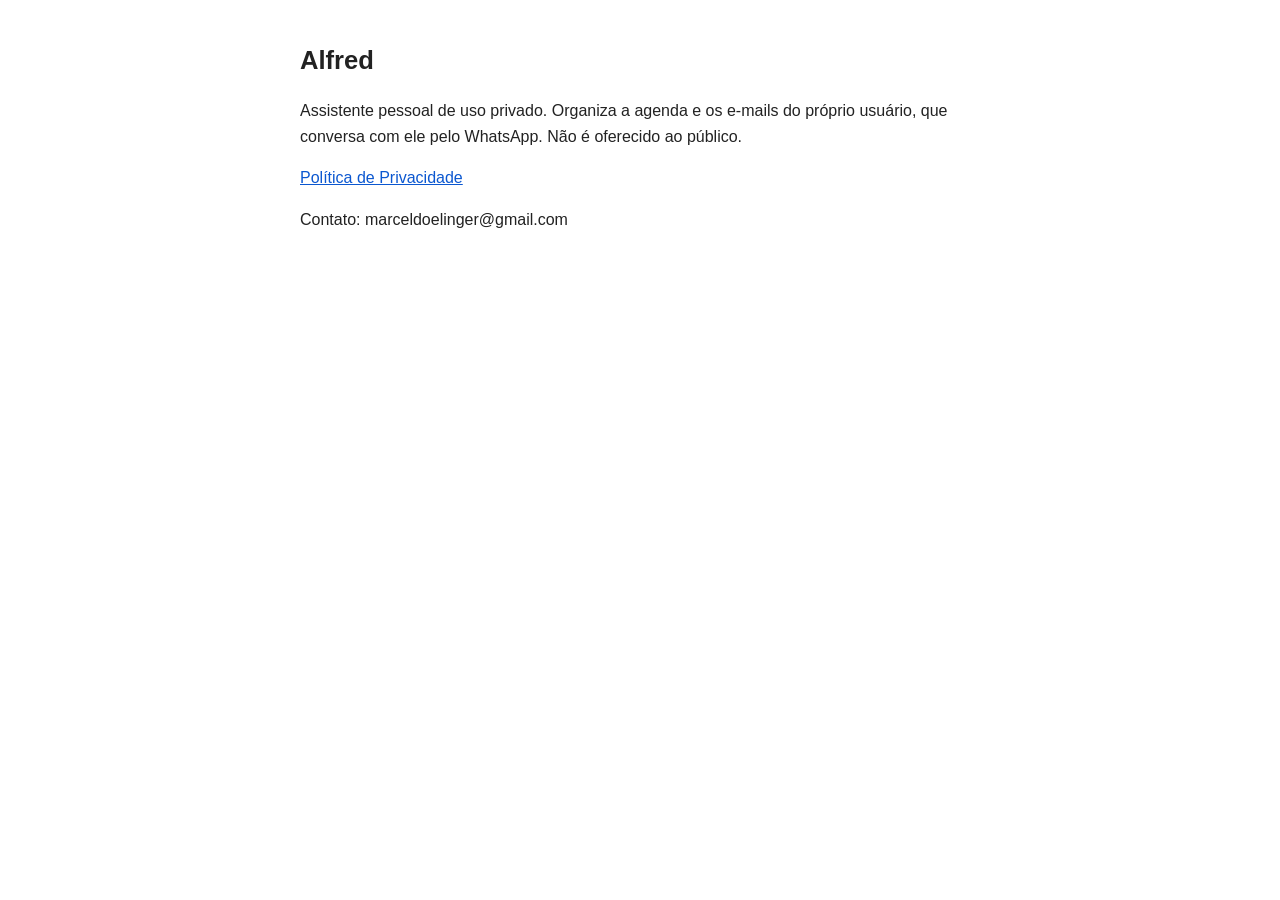
<file: index.html>
<!doctype html>
<html lang="pt-BR"><head><meta charset="utf-8"><meta name="viewport" content="width=device-width,initial-scale=1">
<title>Alfred</title><link rel="stylesheet" href="style.css"></head>
<body>
<h1>Alfred</h1>
<p>Assistente pessoal de uso privado. Organiza a agenda e os e-mails do próprio usuário, que conversa com ele pelo WhatsApp. Não é oferecido ao público.</p>
<p><a href="privacidade.html">Política de Privacidade</a></p>
<p>Contato: marceldoelinger@gmail.com</p>
</body></html>
</file>
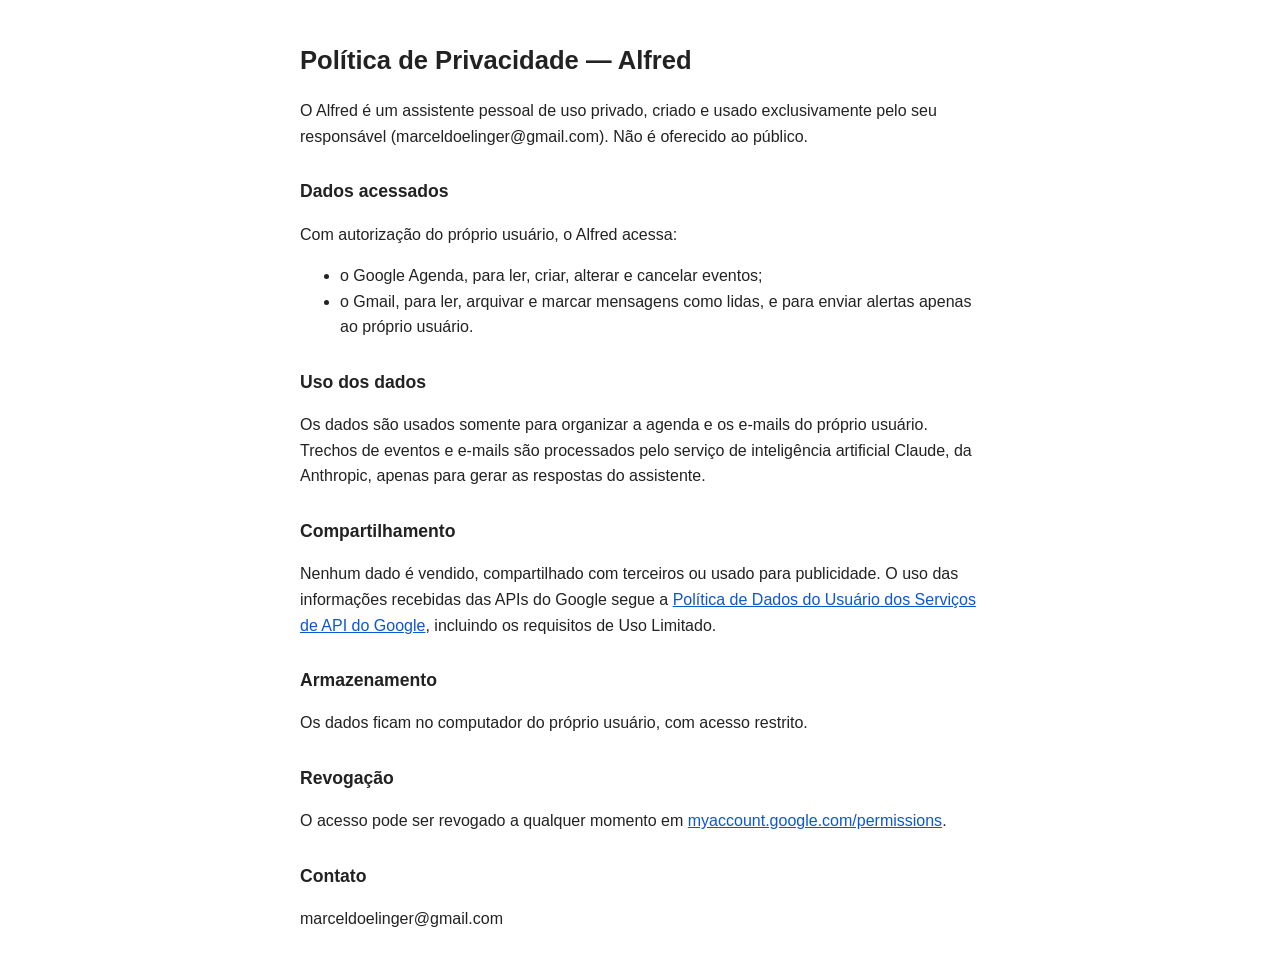
<file: privacidade.html>
<!doctype html>
<html lang="pt-BR"><head><meta charset="utf-8"><meta name="viewport" content="width=device-width,initial-scale=1">
<title>Política de Privacidade — Alfred</title><link rel="stylesheet" href="style.css"></head>
<body>
<h1>Política de Privacidade — Alfred</h1>
<p>O Alfred é um assistente pessoal de uso privado, criado e usado exclusivamente pelo seu responsável (marceldoelinger@gmail.com). Não é oferecido ao público.</p>
<h2>Dados acessados</h2>
<p>Com autorização do próprio usuário, o Alfred acessa:</p>
<ul>
<li>o Google Agenda, para ler, criar, alterar e cancelar eventos;</li>
<li>o Gmail, para ler, arquivar e marcar mensagens como lidas, e para enviar alertas apenas ao próprio usuário.</li>
</ul>
<h2>Uso dos dados</h2>
<p>Os dados são usados somente para organizar a agenda e os e-mails do próprio usuário. Trechos de eventos e e-mails são processados pelo serviço de inteligência artificial Claude, da Anthropic, apenas para gerar as respostas do assistente.</p>
<h2>Compartilhamento</h2>
<p>Nenhum dado é vendido, compartilhado com terceiros ou usado para publicidade. O uso das informações recebidas das APIs do Google segue a <a href="https://developers.google.com/terms/api-services-user-data-policy">Política de Dados do Usuário dos Serviços de API do Google</a>, incluindo os requisitos de Uso Limitado.</p>
<h2>Armazenamento</h2>
<p>Os dados ficam no computador do próprio usuário, com acesso restrito.</p>
<h2>Revogação</h2>
<p>O acesso pode ser revogado a qualquer momento em <a href="https://myaccount.google.com/permissions">myaccount.google.com/permissions</a>.</p>
<h2>Contato</h2>
<p>marceldoelinger@gmail.com</p>
</body></html>
</file>
<file: style.css>
body{font-family:-apple-system,BlinkMacSystemFont,"Segoe UI",Roboto,sans-serif;max-width:680px;margin:40px auto;padding:0 16px;line-height:1.6;color:#222;background:#fff}
h1{font-size:1.6rem}h2{font-size:1.1rem;margin-top:1.6em}a{color:#0b57d0}
</file>
